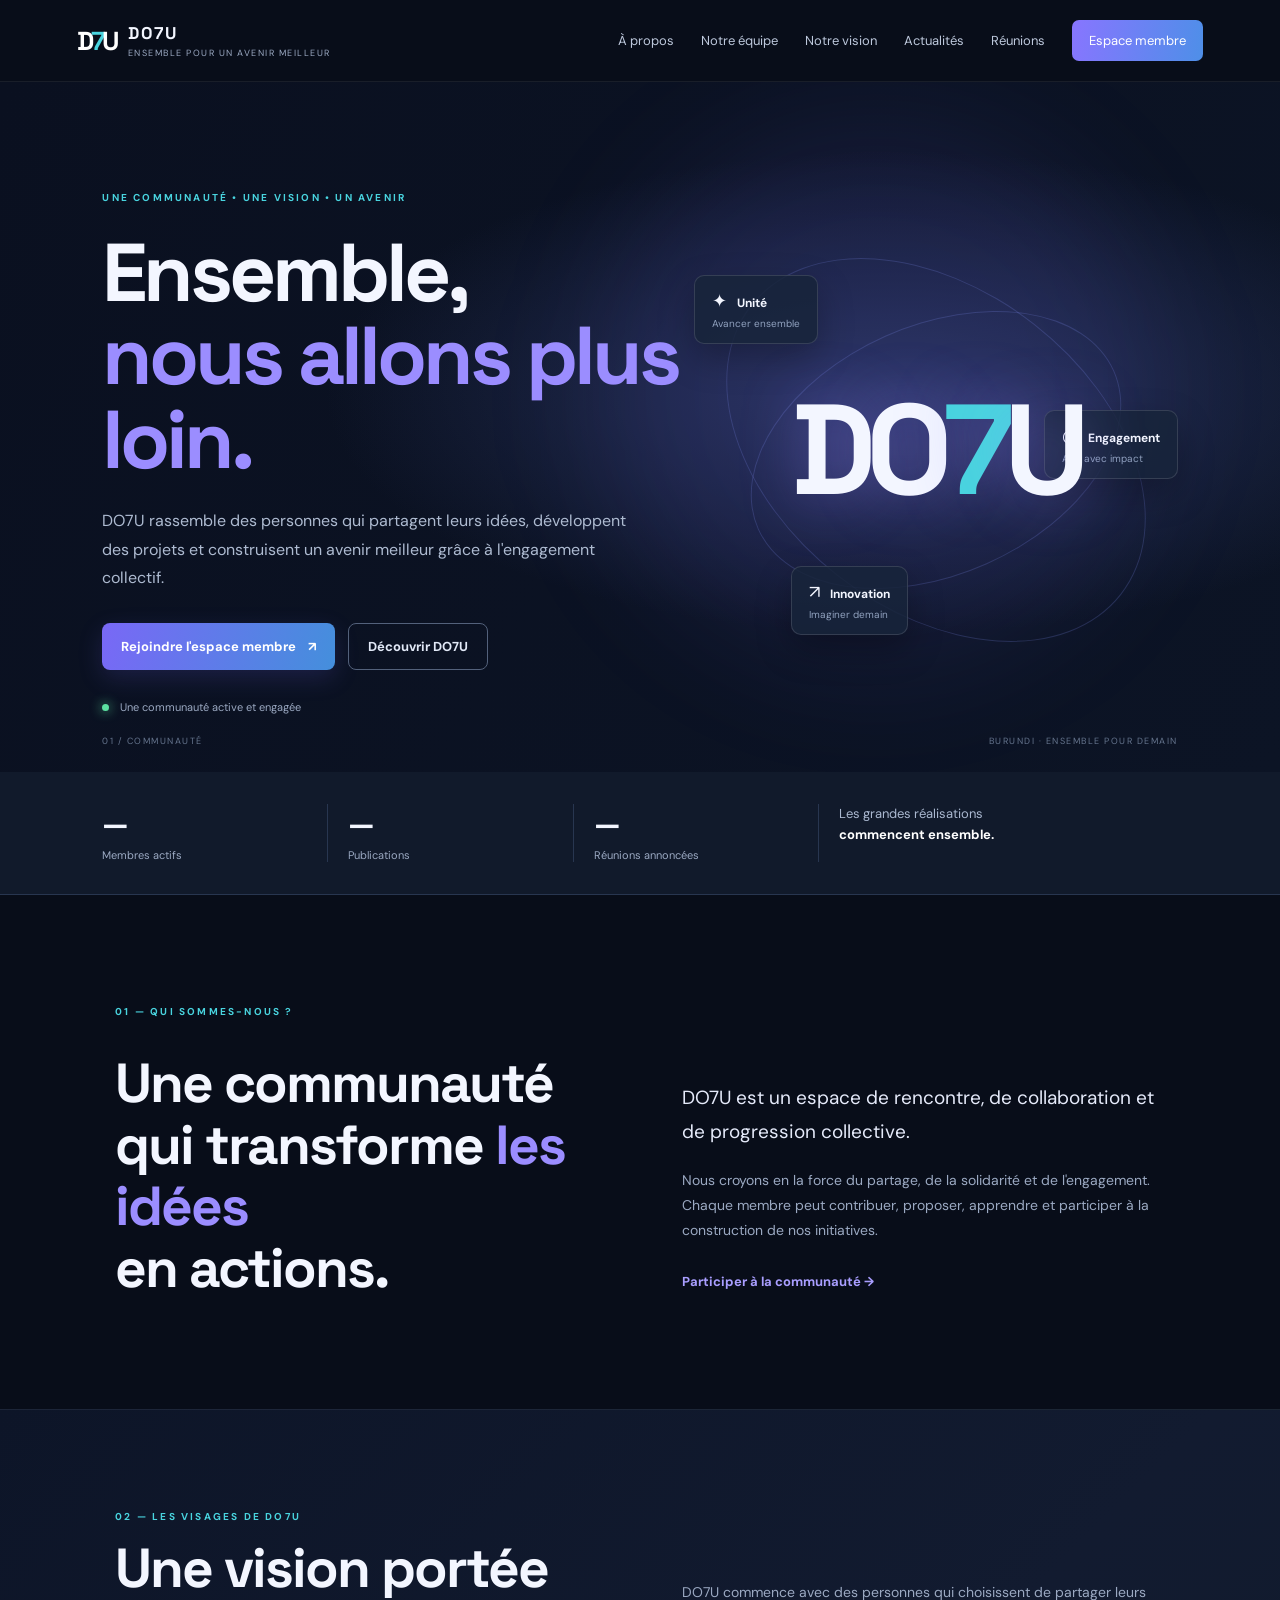
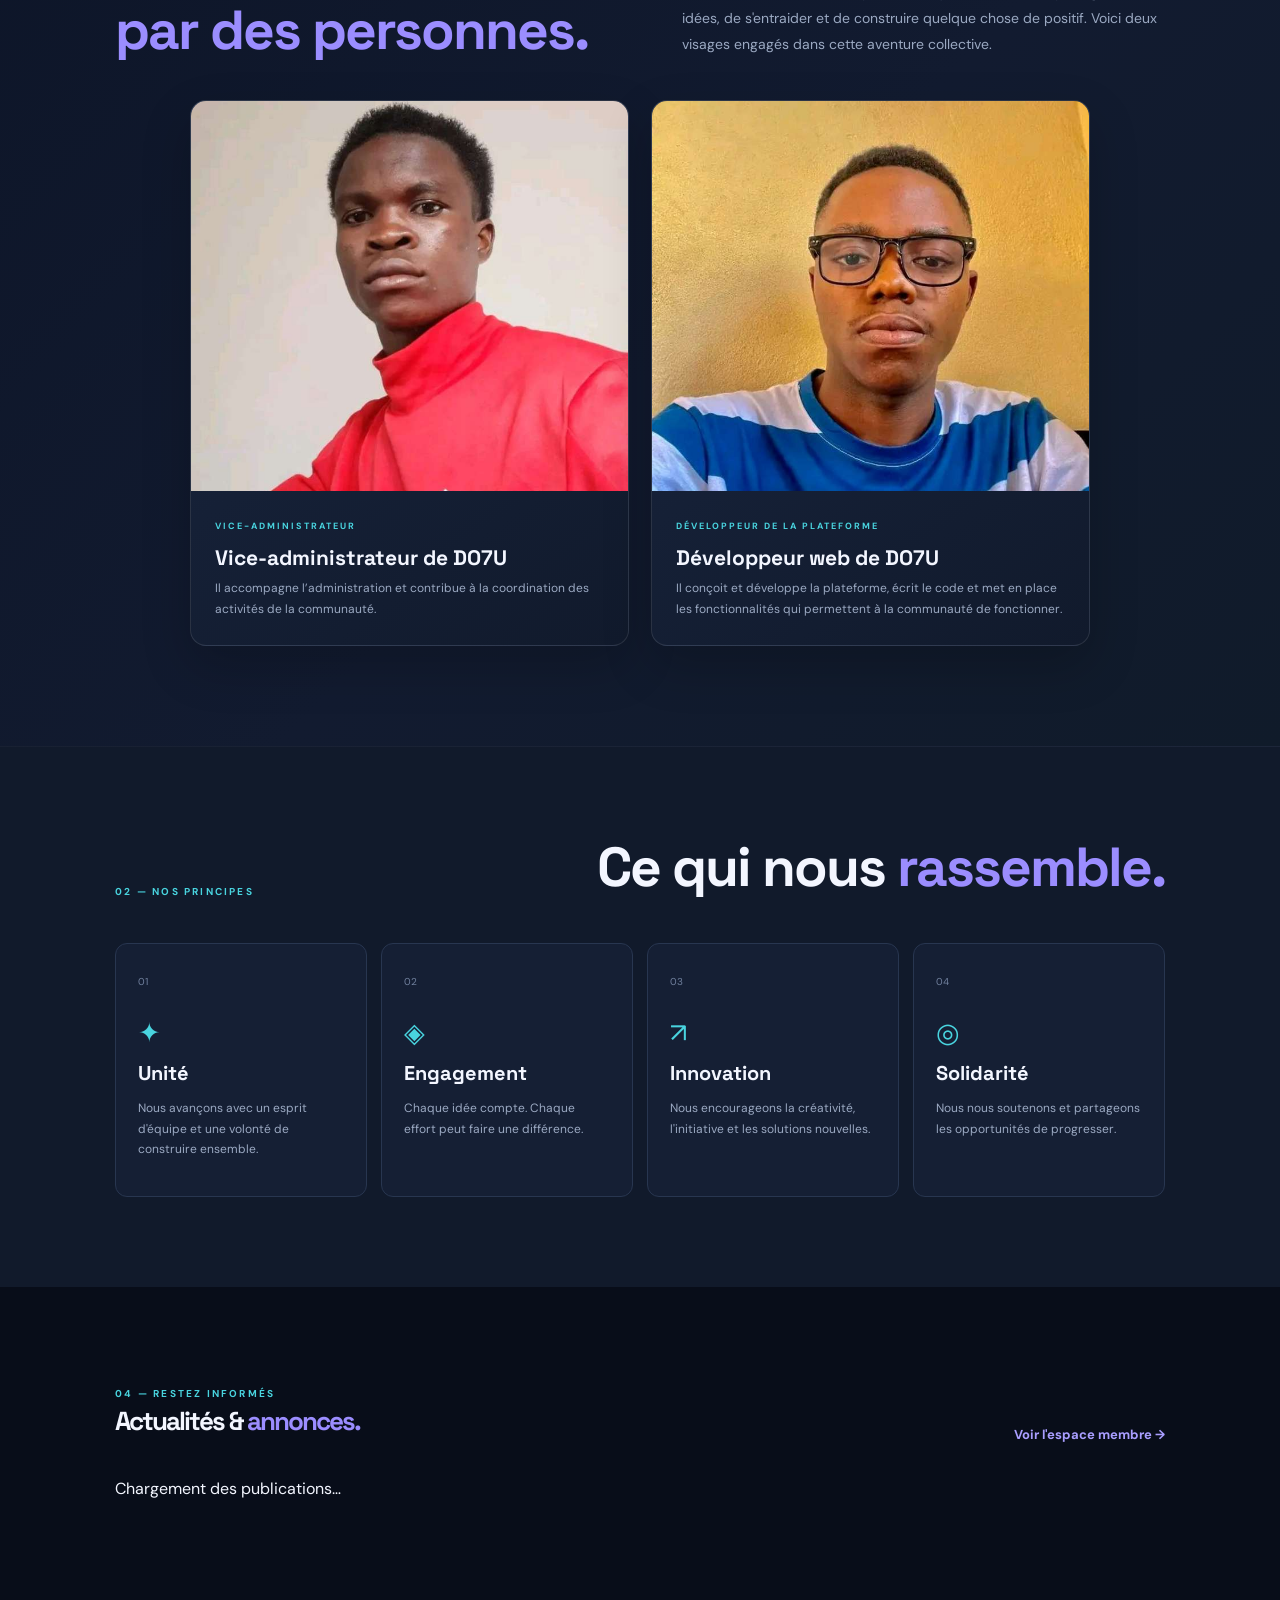
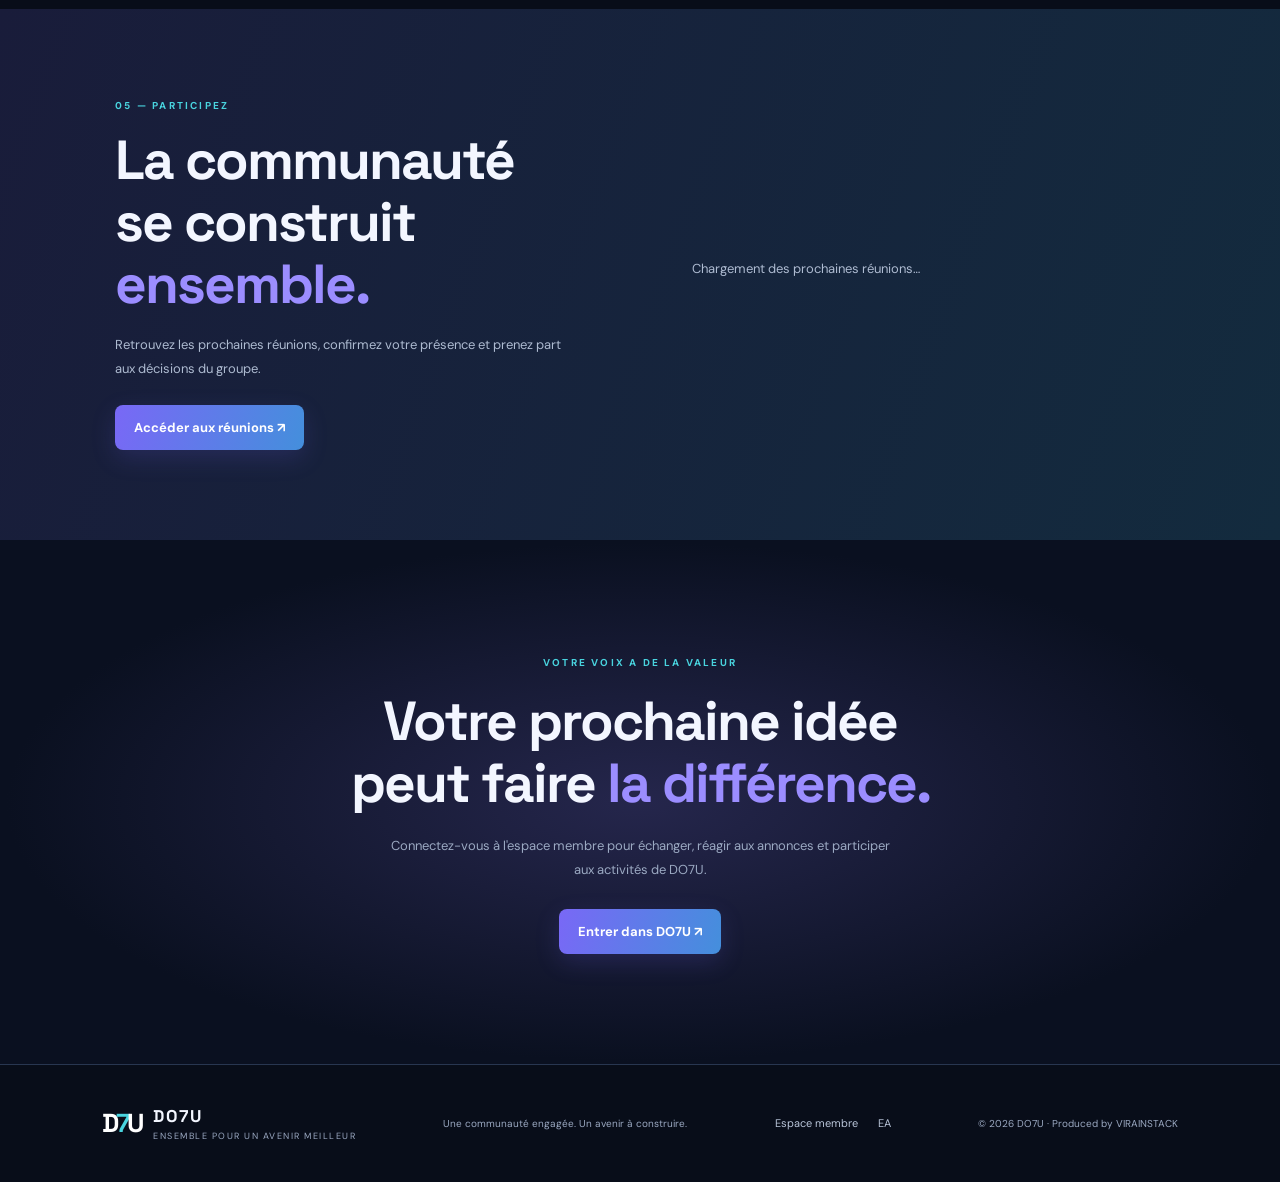
<file: index.html>
<!doctype html>
<html lang="fr"><head><meta charset="utf-8"><meta name="viewport" content="width=device-width,initial-scale=1">
<meta name="description" content="DO7U — une communauté engagée, unie par les idées et l'action.">
<title>DO7U — Ensemble pour un avenir meilleur</title><link rel="stylesheet" href="styles.css"></head>
<body>
<header class="site-header"><a class="brand" href="index.html"><span class="brand-mark">D<span>7</span>U</span><span><b>DO7U</b><small>ENSEMBLE POUR UN AVENIR MEILLEUR</small></span></a>
<button class="menu-toggle" id="menuToggle" aria-label="Ouvrir le menu">☰</button>
<nav id="mainNav"><a href="#about">À propos</a><a href="#team">Notre équipe</a><a href="#mission">Notre vision</a><a href="#news">Actualités</a><a href="#meetings">Réunions</a><a href="member.html" class="nav-cta">Espace membre</a></nav></header>
<main>
<section class="hero"><div class="hero-glow"></div><div class="hero-content"><span class="eyebrow">UNE COMMUNAUTÉ • UNE VISION • UN AVENIR</span><h1>Ensemble,<br><em>nous allons plus loin.</em></h1><p>DO7U rassemble des personnes qui partagent leurs idées, développent des projets et construisent un avenir meilleur grâce à l'engagement collectif.</p><div class="hero-actions"><a class="btn btn-primary" href="member.html">Rejoindre l'espace membre <span>↗</span></a><a class="btn btn-outline" href="#about">Découvrir DO7U</a></div><div class="hero-note"><span class="live-dot"></span> Une communauté active et engagée</div></div><div class="hero-art"><div class="orbit orbit-one"></div><div class="orbit orbit-two"></div><div class="hero-logo">DO<span>7</span>U</div><div class="floating-card card-a">✦ <b>Unité</b><small>Avancer ensemble</small></div><div class="floating-card card-b">◎ <b>Engagement</b><small>Agir avec impact</small></div><div class="floating-card card-c">↗ <b>Innovation</b><small>Imaginer demain</small></div></div><div class="hero-bottom"><span>01 / COMMUNAUTÉ</span><span>BURUNDI · ENSEMBLE POUR DEMAIN</span></div></section>
<section class="stats-strip"><div><strong id="statMembers">—</strong><span>Membres actifs</span></div><div><strong id="statNews">—</strong><span>Publications</span></div><div><strong id="statMeetings">—</strong><span>Réunions annoncées</span></div><div class="stats-message">Les grandes réalisations<br><b>commencent ensemble.</b></div></section>
<section class="section about-section" id="about"><div class="section-kicker">01 — QUI SOMMES-NOUS ?</div><div class="two-col"><h2>Une communauté<br>qui transforme <em>les idées</em><br>en actions.</h2><div><p class="lead">DO7U est un espace de rencontre, de collaboration et de progression collective.</p><p>Nous croyons en la force du partage, de la solidarité et de l'engagement. Chaque membre peut contribuer, proposer, apprendre et participer à la construction de nos initiatives.</p><a class="text-link" href="member.html">Participer à la communauté <span>→</span></a></div></div></section>
<section class="team-section" id="team">
  <div class="team-heading">
    <div><div class="section-kicker">02 — LES VISAGES DE DO7U</div><h2>Une vision portée<br><em>par des personnes.</em></h2></div>
    <p>DO7U commence avec des personnes qui choisissent de partager leurs idées, de s'entraider et de construire quelque chose de positif. Voici deux visages engagés dans cette aventure collective.</p>
  </div>
  <div class="team-grid">
    <article class="team-card"><div class="team-photo"><img src="team-member-1.jpg" alt="Membre de l'équipe DO7U portant un haut rouge"></div><div class="team-info"><span>VICE-ADMINISTRATEUR</span><h3>Vice-administrateur de DO7U</h3><p>Il accompagne l’administration et contribue à la coordination des activités de la communauté.</p></div></article>
    <article class="team-card"><div class="team-photo"><img src="team-member-2.jpg" alt="Membre de l'équipe DO7U portant un haut bleu et des lunettes"></div><div class="team-info"><span>DÉVELOPPEUR DE LA PLATEFORME</span><h3>Développeur web de DO7U</h3><p>Il conçoit et développe la plateforme, écrit le code et met en place les fonctionnalités qui permettent à la communauté de fonctionner.</p></div></article>
  </div>
</section>
<section class="mission-section" id="mission"><div class="mission-heading"><div class="section-kicker">02 — NOS PRINCIPES</div><h2>Ce qui nous <em>rassemble.</em></h2></div><div class="principle-grid"><article class="principle"><span>01</span><div class="principle-icon">✦</div><h3>Unité</h3><p>Nous avançons avec un esprit d'équipe et une volonté de construire ensemble.</p></article><article class="principle"><span>02</span><div class="principle-icon">◈</div><h3>Engagement</h3><p>Chaque idée compte. Chaque effort peut faire une différence.</p></article><article class="principle"><span>03</span><div class="principle-icon">↗</div><h3>Innovation</h3><p>Nous encourageons la créativité, l'initiative et les solutions nouvelles.</p></article><article class="principle"><span>04</span><div class="principle-icon">◎</div><h3>Solidarité</h3><p>Nous nous soutenons et partageons les opportunités de progresser.</p></article></div></section>
<section class="section news-section" id="news"><div class="section-heading"><div><div class="section-kicker">04 — RESTEZ INFORMÉS</div><h2>Actualités & <em>annonces.</em></h2></div><a class="text-link" href="member.html">Voir l'espace membre →</a></div><div id="publicAnnouncements" class="news-grid"><div class="loading-card">Chargement des publications…</div></div></section>
<section class="meeting-band" id="meetings"><div><div class="section-kicker">05 — PARTICIPEZ</div><h2>La communauté<br>se construit <em>ensemble.</em></h2><p>Retrouvez les prochaines réunions, confirmez votre présence et prenez part aux décisions du groupe.</p><a class="btn btn-primary" href="member.html">Accéder aux réunions ↗</a></div><div class="meeting-preview" id="publicMeetings"><p>Chargement des prochaines réunions…</p></div></section>
<section class="join-section"><span class="eyebrow">VOTRE VOIX A DE LA VALEUR</span><h2>Votre prochaine idée<br>peut faire <em>la différence.</em></h2><p>Connectez-vous à l'espace membre pour échanger, réagir aux annonces et participer aux activités de DO7U.</p><a class="btn btn-primary" href="member.html">Entrer dans DO7U ↗</a></section>
</main>
<footer class="site-footer"><a class="brand" href="/"><span class="brand-mark">D<span>7</span>U</span><span><b>DO7U</b><small>ENSEMBLE POUR UN AVENIR MEILLEUR</small></span></a><p>Une communauté engagée. Un avenir à construire.</p><div><a href="member.html">Espace membre</a><a href="admin.html" class="nav-ct">EA</a></div><small>© <span id="year"></span> DO7U · Produced by VIRAINSTACK</small></footer>
<script src="app.js"></script></body></html>
</file>
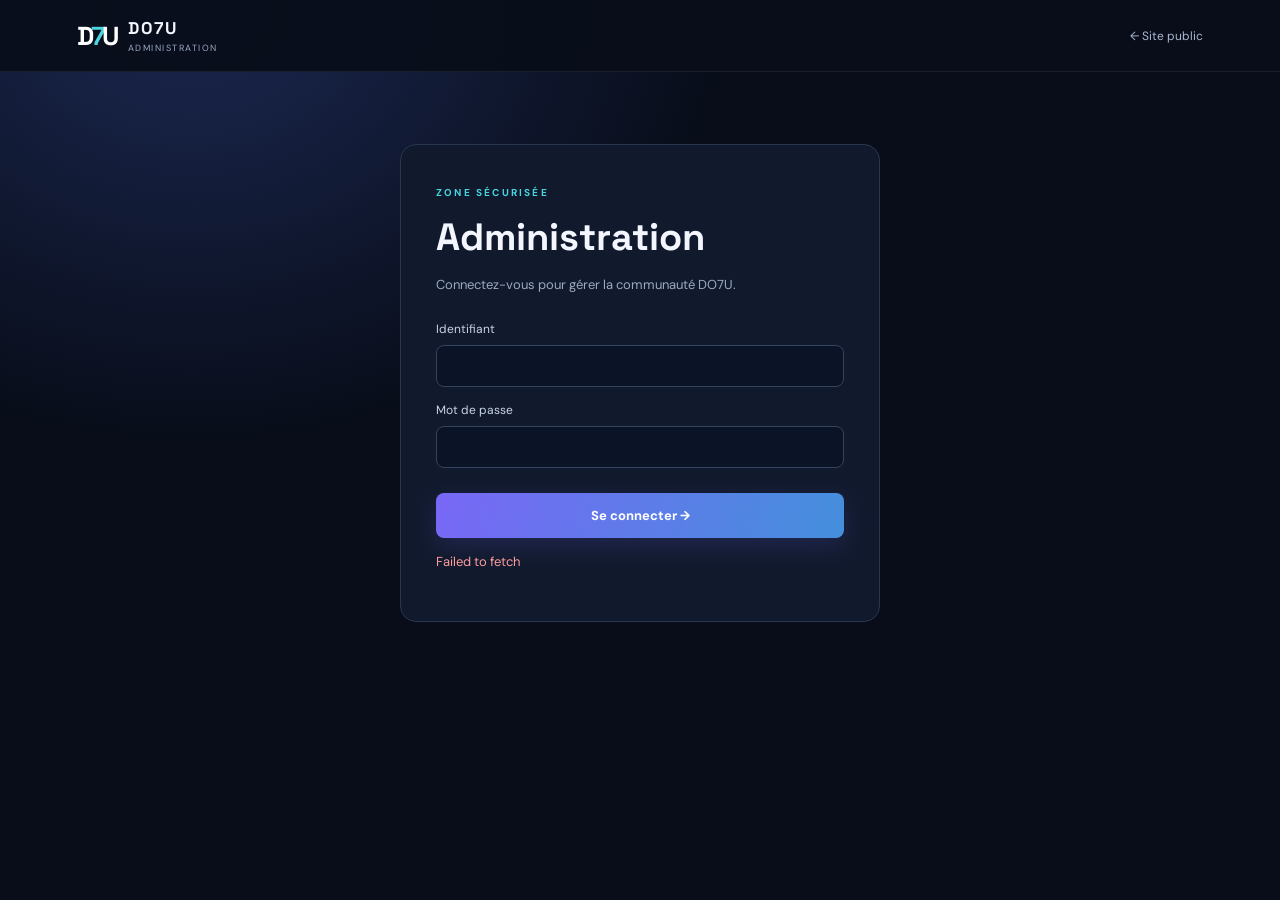
<file: admin.html>
<!doctype html><html lang="fr"><head><meta charset="utf-8"><meta name="viewport" content="width=device-width,initial-scale=1"><title>DO7U — Administration</title><link rel="stylesheet" href="styles.css"></head>
<body class="dashboard-body"><header class="dash-header"><a class="brand" href="index.html"><span class="brand-mark">D<span>7</span>U</span><span><b>DO7U</b><small>ADMINISTRATION</small></span></a><a href="index.html">← Site public</a></header>
<main class="dash-wrap"><section id="adminLogin" class="login-panel"><span class="eyebrow">ZONE SÉCURISÉE</span><h1>Administration</h1><p>Connectez-vous pour gérer la communauté DO7U.</p><form id="adminLoginForm"><label>Identifiant<input name="username" required autocomplete="username"></label><label>Mot de passe<input name="password" type="password" required autocomplete="current-password"></label><button class="btn btn-primary">Se connecter →</button><p class="form-error" id="loginError"></p></form></section>
<section id="adminDashboard" class="hidden"><div class="dash-title"><div><span class="eyebrow">CENTRE DE CONTRÔLE</span><h1>Tableau de bord</h1><p>Gérez les membres, les cotisations et la vie communautaire.</p></div><button id="logoutAdmin" class="btn btn-outline">Déconnexion</button></div>
<div class="metric-grid"><article><span>Membres actifs</span><b id="metricMembers">0</b></article><article><span>Cotisations ce mois</span><b id="metricPaid">0</b></article><article><span>Publications</span><b id="metricNews">0</b></article><article><span>Réunions à venir</span><b id="metricMeetings">0</b></article></div>
<nav class="admin-tabs"><button class="active" data-tab="members">Membres</button><button data-tab="payments">Cotisations</button><button data-tab="announcements">Annonces</button><button data-tab="meetings">Réunions</button><button data-tab="discussions">Avis des membres</button></nav>
<section class="admin-panel" id="tab-members"><div class="panel-heading"><div><span class="eyebrow">COMMUNAUTÉ</span><h2>Gestion des membres</h2></div></div><form id="memberForm" class="form-grid"><label>Nom complet<input name="name" required maxlength="100" placeholder="Nom du membre"></label><label>PIN provisoire (4 à 8 chiffres)<input name="pin" required pattern="[0-9]{4,8}" inputmode="numeric" placeholder="1234"></label><button class="btn btn-primary">Ajouter le membre</button></form><p class="helper">Un code DO7U unique sera généré. Donnez le code et le PIN au membre en privé.</p><div id="membersTable" class="table-wrap"></div></section>
<section class="admin-panel hidden" id="tab-payments"><div class="panel-heading"><div><span class="eyebrow">SUIVI FINANCIER</span><h2>Cotisations mensuelles</h2></div></div><form id="paymentForm" class="form-grid"><label>Membre<select name="memberId" id="payMember" required></select></label><label>Mois<input type="month" name="month" id="payMonth" required></label><label>Montant (BIF)<input type="number" name="amount" min="1" required></label><label>Note<input name="note" placeholder="Optionnel"></label><button class="btn btn-primary">Confirmer le paiement</button></form><div class="panel-subheading"><h3>État des paiements</h3><label>Mois<input type="month" id="filterMonth"></label></div><div id="paymentTable" class="table-wrap"></div></section>
<section class="admin-panel hidden" id="tab-announcements"><div class="panel-heading"><div><span class="eyebrow">COMMUNICATION</span><h2>Publier une annonce</h2></div></div><form id="announcementForm" class="form-grid"><label>Catégorie<select name="type"><option>Annonce</option><option>Publicité</option><option>Information</option><option>Activité</option></select></label><label>Titre<input name="title" required maxlength="160"></label><label class="wide">Contenu<textarea name="text" rows="4" required maxlength="4000"></textarea></label><button class="btn btn-primary">Publier maintenant</button></form><div id="announcementTable" class="card-list"></div></section>
<section class="admin-panel hidden" id="tab-meetings"><div class="panel-heading"><div><span class="eyebrow">ORGANISATION</span><h2>Planifier une réunion</h2></div></div><form id="meetingForm" class="form-grid"><label>Titre<input name="title" required></label><label>Date et heure<input name="date" type="datetime-local" required></label><label>Lieu<input name="place" required></label><label class="wide">Ordre du jour<textarea name="agenda" rows="3"></textarea></label><button class="btn btn-primary">Créer la réunion</button></form><div id="meetingTable" class="card-list"></div></section>
<section class="admin-panel hidden" id="tab-discussions"><div class="panel-heading"><div><span class="eyebrow">ÉCOUTER LA COMMUNAUTÉ</span><h2>Avis et suggestions</h2></div></div><div id="discussionTable" class="card-list"></div></section>
<p id="adminToast" class="toast" role="status"></p></section></main><script src="admin.js"></script></body></html>
</file>
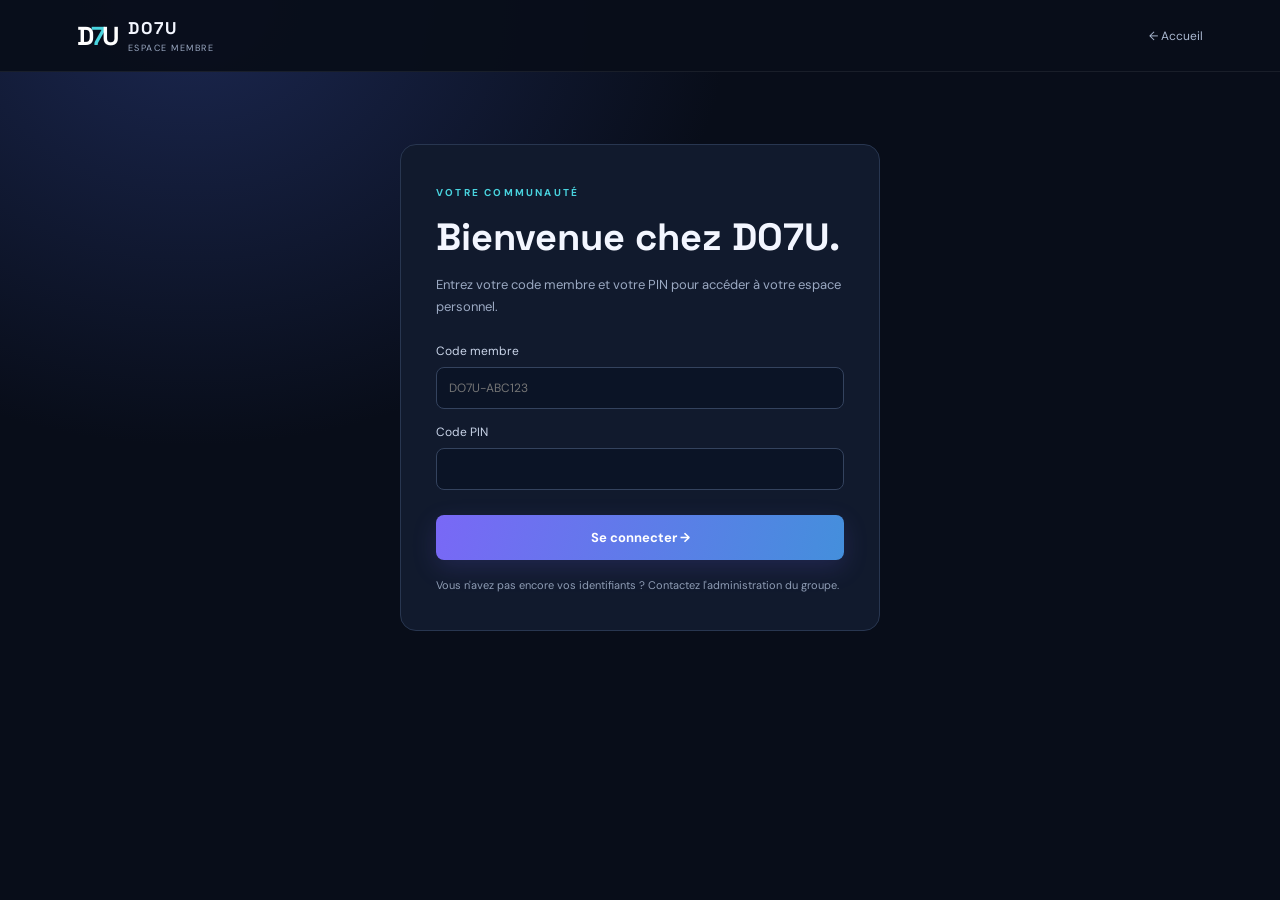
<file: member.html>
<!doctype html><html lang="fr"><head><meta charset="utf-8"><meta name="viewport" content="width=device-width,initial-scale=1"><title>DO7U — Espace membre</title><link rel="stylesheet" href="styles.css"></head>
<body class="member-body"><header class="dash-header"><a class="brand" href="index.html"><span class="brand-mark">D<span>7</span>U</span><span><b>DO7U</b><small>ESPACE MEMBRE</small></span></a><a href="index.html">← Accueil</a></header><main class="member-wrap">
<section id="memberLogin" class="login-panel"><span class="eyebrow">VOTRE COMMUNAUTÉ</span><h1>Bienvenue chez DO7U.</h1><p>Entrez votre code membre et votre PIN pour accéder à votre espace personnel.</p><form id="memberLoginForm"><label>Code membre<input name="code" placeholder="DO7U-ABC123" required></label><label>Code PIN<input name="pin" type="password" inputmode="numeric" minlength="4" maxlength="8" required></label><button class="btn btn-primary">Se connecter →</button><p class="form-error" id="memberLoginError"></p></form><small class="helper">Vous n'avez pas encore vos identifiants ? Contactez l'administration du groupe.</small></section>
<section id="memberDashboard" class="hidden"><div class="dash-title"><div><span class="eyebrow">VOTRE ESPACE PERSONNEL</span><h1>Bonjour, <span id="memberName">membre</span> 👋</h1><p>Votre participation fait vivre DO7U.</p></div><button class="btn btn-outline" id="memberLogout">Déconnexion</button></div>
<nav class="member-tabs"><a href="#feed">Annonces</a><a href="#discussions">Discussions</a><a href="#meetings">Réunions</a><a href="#payments">Mes cotisations</a></nav>
<section id="feed" class="member-section"><div class="section-heading"><div><span class="eyebrow">ACTUALITÉS</span><h2>Annonces & publicités</h2></div></div><div id="memberAnnouncements" class="card-list"></div></section>
<section id="discussions" class="member-section"><div class="section-heading"><div><span class="eyebrow">VOTRE OPINION COMPTE</span><h2>Avis & discussions</h2></div></div><form id="discussionForm" class="surface-card"><label>Partagez votre avis, une idée ou une suggestion<textarea name="text" rows="3" maxlength="2000" required placeholder="Écrivez votre message à la communauté..."></textarea></label><button class="btn btn-primary">Publier mon avis</button></form><div id="memberDiscussions" class="card-list"></div></section>
<section id="meetings" class="member-section"><div class="section-heading"><div><span class="eyebrow">RENDEZ-VOUS DU GROUPE</span><h2>Nos réunions</h2></div></div><div id="memberMeetings" class="card-list"></div></section>
<section id="payments" class="member-section"><div class="section-heading"><div><span class="eyebrow">SUIVI PERSONNEL</span><h2>Mes cotisations</h2></div></div><p class="helper">Seule l'administration peut confirmer un paiement. Cet espace affiche les paiements déjà enregistrés pour votre compte.</p><div id="memberPayments" class="card-list"></div></section></section>
</main><p id="memberToast" class="toast"></p><script src="member.js"></script></body></html>
</file>
<file: styles.css>
@import url('https://fonts.googleapis.com/css2?family=DM+Sans:wght@400;500;600;700&family=Space+Grotesk:wght@400;500;600;700&display=swap');
:root{--bg:#080d19;--panel:#111a2d;--panel2:#17233a;--line:#283650;--text:#f3f6ff;--muted:#9ba9c2;--violet:#8875ff;--cyan:#49d4df;--green:#69dba2;--font:'DM Sans',sans-serif;--display:'Space Grotesk',sans-serif}
*{box-sizing:border-box}html{scroll-behavior:smooth}body{margin:0;background:var(--bg);color:var(--text);font-family:var(--font)}a{color:inherit}button,input,textarea,select{font:inherit}.hidden{display:none!important}.site-header,.dash-header{height:82px;padding:0 6%;display:flex;align-items:center;justify-content:space-between;border-bottom:1px solid #ffffff12;background:#080d19eF;position:relative;z-index:10}.brand{display:flex;align-items:center;gap:12px;text-decoration:none}.brand b{font:700 17px var(--display);letter-spacing:2px}.brand small{display:block;color:var(--muted);font-size:9px;letter-spacing:1.5px;margin-top:3px}.brand-mark{font:700 26px var(--display);color:#fff;letter-spacing:-3px}.brand-mark span{color:var(--cyan)}nav{display:flex;align-items:center;gap:27px}nav a{text-decoration:none;color:#bdc8dc;font-size:13px}nav a:hover{color:white}.nav-cta{padding:12px 17px;border-radius:7px;background:linear-gradient(100deg,var(--violet),#4e8fe8);color:white}.nav-admin{font-size:11px;color:#8b9bb5}.menu-toggle{display:none;background:none;border:0;color:white;font-size:25px}
.hero{min-height:690px;padding:100px 8% 55px;position:relative;overflow:hidden;display:grid;grid-template-columns:1.1fr .9fr;align-items:center;background:radial-gradient(ellipse at 70% 45%,#26315b 0,transparent 45%),linear-gradient(120deg,#0a1020,#0c1425)}.hero-glow{position:absolute;width:550px;height:550px;border-radius:50%;background:#7867ff18;filter:blur(60px);right:10%;top:5%}.hero-content{position:relative;z-index:1;max-width:650px}.eyebrow,.section-kicker{font-size:10px;letter-spacing:2.2px;font-weight:700;color:var(--cyan)}h1,h2,h3{font-family:var(--display)}.hero h1{font-size:clamp(48px,6.5vw,82px);line-height:1.02;letter-spacing:-4px;margin:25px 0}.hero h1 em,.section h2 em,.mission-section h2 em,.meeting-band h2 em,.join-section h2 em{font-style:normal;color:#9b8dff}.hero-content>p{max-width:530px;color:#aebbd1;font-size:16px;line-height:1.8}.hero-actions{display:flex;gap:13px;flex-wrap:wrap;margin-top:30px}.btn{display:inline-flex;align-items:center;justify-content:center;gap:12px;padding:14px 19px;border-radius:8px;text-decoration:none;font-size:13px;font-weight:700;cursor:pointer;border:0}.btn-primary{color:white;background:linear-gradient(105deg,#7968f6,#448fdc);box-shadow:0 8px 25px #6659d533}.btn-outline{border:1px solid #53617b;color:#e2e9f7;background:transparent}.hero-note{margin-top:30px;color:#9ba9c2;font-size:11px}.live-dot{display:inline-block;width:7px;height:7px;border-radius:50%;background:#5ce0a1;margin-right:8px;box-shadow:0 0 12px #5ce0a1}
.hero-art{height:440px;position:relative;display:grid;place-items:center}.hero-logo{font:700 clamp(70px,10vw,130px) var(--display);letter-spacing:-10px;text-shadow:0 0 60px #9385ff77;z-index:2}.hero-logo span{color:var(--cyan)}.orbit{position:absolute;border:1px solid #8795ff33;border-radius:50%;transform:rotate(-24deg)}.orbit-one{width:390px;height:250px}.orbit-two{width:470px;height:320px;transform:rotate(38deg)}.floating-card{position:absolute;padding:13px 17px;background:#18243bdc;border:1px solid #ffffff20;border-radius:10px;box-shadow:0 14px 35px #0004;font-size:18px}.floating-card b{font-size:12px;margin-left:5px}.floating-card small{display:block;color:#91a2bf;font-size:10px;margin-top:4px}.card-a{top:45px;left:0}.card-b{right:0;top:180px}.card-c{bottom:35px;left:20%}.hero-bottom{position:absolute;bottom:25px;left:8%;right:8%;display:flex;justify-content:space-between;color:#66758e;font-size:9px;letter-spacing:1.5px}
.stats-strip{padding:32px 8%;display:grid;grid-template-columns:repeat(3,1fr) 1.5fr;gap:20px;background:#111a2b;border-bottom:1px solid var(--line)}.stats-strip>div:not(.stats-message){display:flex;flex-direction:column;gap:5px;border-right:1px solid var(--line)}.stats-strip strong{font:700 30px var(--display)}.stats-strip span{font-size:11px;color:var(--muted)}.stats-message{color:#aab8d0;font-size:13px;line-height:1.6}.stats-message b{color:white}
.section{padding:110px 9%}.two-col{display:grid;grid-template-columns:1fr 1fr;gap:8%;align-items:center;margin-top:35px}.section h2,.mission-section h2,.meeting-band h2,.join-section h2{font-size:clamp(35px,4.5vw,55px);line-height:1.12;letter-spacing:-2px;margin:0}.two-col p{color:var(--muted);line-height:1.8;font-size:14px}.two-col .lead{font-size:19px;color:#e5eafa}.text-link{display:inline-block;margin-top:15px;text-decoration:none;color:#a99eff;font-size:13px;font-weight:700}
.mission-section{padding:90px 9%;background:#111a2b}.mission-heading{display:flex;justify-content:space-between;align-items:end;margin-bottom:45px}.principle-grid{display:grid;grid-template-columns:repeat(4,1fr);gap:14px}.principle{padding:25px 22px;border:1px solid var(--line);border-radius:12px;background:#151f34;min-height:240px}.principle>span{font-size:10px;color:#71819e}.principle-icon{font-size:27px;color:var(--cyan);margin:25px 0 10px}.principle h3{font-size:20px;margin:8px 0}.principle p{font-size:12px;line-height:1.7;color:var(--muted)}
.news-section{padding-top:100px}.section-heading{display:flex;justify-content:space-between;align-items:end;margin-bottom:35px}.section-heading h2{margin-top:12px}.news-grid{display:grid;grid-template-columns:repeat(3,1fr);gap:16px}.news-card,.empty-card{padding:25px;border:1px solid var(--line);border-radius:12px;background:#111a2b;min-height:200px}.tag{font-size:9px;letter-spacing:1px;text-transform:uppercase;color:#a99eff;background:#2b2852;padding:6px 9px;border-radius:20px}.news-card h3{font-size:20px;margin:20px 0 8px}.news-card p,.news-card small{color:var(--muted);font-size:12px;line-height:1.7}.meeting-band{padding:90px 9%;background:linear-gradient(110deg,#191c3a,#132b3e);display:grid;grid-template-columns:1fr 1fr;gap:10%;align-items:center}.meeting-band h2{margin:18px 0}.meeting-band p{color:#aebbd1;line-height:1.8;font-size:13px;max-width:450px;margin-bottom:25px}.meeting-preview{display:grid;gap:12px}.meeting-item{display:flex;gap:18px;align-items:center;padding:17px;border:1px solid #ffffff1e;border-radius:10px;background:#ffffff08}.meeting-item>span{font:700 18px var(--display);color:var(--cyan)}.meeting-item b,.meeting-item small{display:block}.meeting-item small{color:#a4b1c9;font-size:11px;margin-top:5px}
.join-section{text-align:center;padding:110px 20px;background:radial-gradient(ellipse at center,#25264c,#0a1020 70%)}.join-section h2{margin:20px 0}.join-section p{color:var(--muted);max-width:520px;margin:0 auto 28px;line-height:1.8;font-size:13px}.site-footer{padding:40px 8%;border-top:1px solid var(--line);display:flex;align-items:center;justify-content:space-between;gap:20px;flex-wrap:wrap}.site-footer p,.site-footer>small{font-size:10px;color:var(--muted)}.site-footer>div{display:flex;gap:20px}.site-footer>div a{font-size:11px;text-decoration:none;color:#b9c5d9}
.dashboard-body,.member-body{min-height:100vh;background:radial-gradient(ellipse at 15% 0%,#1b2750 0,transparent 35%),var(--bg)}.dash-header{height:72px}.dash-header>a:last-child{font-size:12px;text-decoration:none;color:#aab8d0}.dash-wrap,.member-wrap{width:min(1120px,92%);margin:55px auto 90px}.login-panel{width:min(480px,100%);margin:8vh auto;padding:35px;border:1px solid var(--line);border-radius:16px;background:var(--panel)}.login-panel h1,.dash-title h1{font-size:38px;margin:12px 0}.login-panel p,.dash-title p{color:var(--muted);font-size:13px;line-height:1.7}.login-panel form{margin-top:25px}.login-panel label,.form-grid label,.surface-card label{display:grid;gap:8px;margin:15px 0;color:#c9d4e8;font-size:12px}.login-panel input,.form-grid input,.form-grid select,.form-grid textarea,.surface-card textarea,.surface-card input,.attendance-form select,.comments input{width:100%;padding:12px;border:1px solid #34435e;border-radius:8px;background:#0b1426;color:white;outline:none}.login-panel button{width:100%;margin-top:10px}.form-error{color:#ff9c9c!important}.helper{font-size:11px;color:#8f9db5;line-height:1.7}.dash-title{display:flex;justify-content:space-between;align-items:center;gap:20px;margin-bottom:28px}.metric-grid{display:grid;grid-template-columns:repeat(4,1fr);gap:13px;margin:25px 0}.metric-grid article{padding:20px;border:1px solid var(--line);border-radius:11px;background:var(--panel)}.metric-grid span{display:block;color:var(--muted);font-size:11px}.metric-grid b{display:block;font:700 30px var(--display);margin-top:10px}.admin-tabs,.member-tabs{display:flex;flex-wrap:wrap;gap:8px;padding:10px 0;margin:25px 0;border-bottom:1px solid var(--line)}.admin-tabs button,.member-tabs a{border:1px solid transparent;border-radius:7px;padding:11px 15px;background:transparent;color:#aab8ce;text-decoration:none;font-size:12px;cursor:pointer}.admin-tabs button.active,.member-tabs a:hover{background:#252b50;color:white;border-color:#45416f}.admin-panel{padding:25px;border:1px solid var(--line);border-radius:14px;background:#10192b}.panel-heading{display:flex;justify-content:space-between;align-items:center;margin-bottom:20px}.panel-heading h2,.section-heading h2{font-size:26px;margin:7px 0}.form-grid{display:grid;grid-template-columns:repeat(2,minmax(0,1fr));gap:0 20px}.form-grid .wide{grid-column:1/-1}.form-grid button{justify-self:start;align-self:end;margin:15px 0}.table-wrap{overflow-x:auto;margin-top:22px}table{width:100%;border-collapse:collapse;font-size:12px;min-width:550px}th,td{text-align:left;padding:14px 12px;border-bottom:1px solid var(--line)}th{color:#8191ad;font-weight:600}td{color:#d8e1f1}td button,.admin-content-card button,.attendance-form button,.inline-form button{border:1px solid #465779;background:#202e4a;color:#eaf0fc;border-radius:6px;padding:7px 10px;cursor:pointer;font-size:11px}.paid{color:#6fe0a2;font-weight:700}.unpaid{color:#ffb37b;font-weight:700}.panel-subheading{display:flex;align-items:center;justify-content:space-between;margin-top:30px}.panel-subheading h3{font-size:18px}.panel-subheading label{font-size:11px;color:var(--muted)}.panel-subheading input{background:#0b1426;border:1px solid var(--line);padding:8px;color:white;border-radius:6px}.card-list{display:grid;gap:12px;margin-top:22px}.admin-content-card,.surface-card{padding:20px;border:1px solid var(--line);border-radius:11px;background:#141f34}.admin-content-card{display:flex;justify-content:space-between;gap:20px;align-items:flex-start}.admin-content-card h3,.surface-card h3{font-size:18px;margin:12px 0 8px}.admin-content-card p,.surface-card p{font-size:12px;color:#afbdd2;line-height:1.7;white-space:pre-wrap}.admin-content-card small,.surface-card small{color:#7f90ad;font-size:10px}.admin-content-card textarea{display:block;width:100%;margin:8px 0;background:#0b1426;border:1px solid var(--line);color:white;border-radius:7px;padding:9px}.member-wrap{margin-top:45px}.member-section{scroll-margin-top:25px;margin:45px 0}.member-section .section-heading{margin-bottom:18px}.surface-card{margin-bottom:12px}.post-actions{padding-top:13px;border-top:1px solid var(--line);margin-top:14px}.post-actions button{background:#293655;color:white;border:0;padding:9px 13px;border-radius:7px;cursor:pointer}.post-actions button.is-liked{background:#753c69}.comments p{font-size:11px}.inline-form{display:flex;gap:8px}.inline-form input{flex:1;min-width:0}.attendance-form{display:flex;align-items:end;gap:12px;border-top:1px solid var(--line);margin-top:15px;padding-top:10px}.attendance-form label{flex:1}.payment-item{display:flex;justify-content:space-between;align-items:center}.payment-item p{margin:6px 0}.empty-state{padding:20px;border:1px dashed var(--line);border-radius:10px;color:var(--muted);font-size:12px}.toast{position:fixed;right:22px;bottom:22px;background:#243654;border:1px solid #4c6284;color:white;padding:13px 18px;border-radius:9px;opacity:0;pointer-events:none;transition:.2s;z-index:30}.toast.show{opacity:1}
@media(max-width:850px){.site-header{height:70px}.menu-toggle{display:block}#mainNav{display:none;position:absolute;top:70px;left:0;right:0;padding:20px 6%;background:#0b1222;border-bottom:1px solid var(--line);flex-direction:column;align-items:flex-start;gap:18px}#mainNav.open{display:flex}.hero{grid-template-columns:1fr;padding-top:75px}.hero-art{height:330px}.hero-bottom{font-size:8px}.stats-strip{grid-template-columns:repeat(3,1fr)}.stats-message{grid-column:1/-1}.two-col,.meeting-band{grid-template-columns:1fr}.principle-grid{grid-template-columns:repeat(2,1fr)}.news-grid{grid-template-columns:repeat(2,1fr)}.metric-grid{grid-template-columns:repeat(2,1fr)}}
@media(max-width:560px){.hero{padding:65px 7% 70px}.hero h1{letter-spacing:-2px}.hero-art{height:270px}.orbit-one{width:270px;height:190px}.orbit-two{width:320px;height:230px}.floating-card{padding:9px 11px}.card-a{left:-5px}.card-b{right:-5px}.stats-strip{padding:25px 7%;gap:14px}.stats-strip strong{font-size:24px}.section,.mission-section{padding:70px 7%}.two-col{gap:20px}.mission-heading,.section-heading{display:block}.mission-heading h2{margin-top:15px}.principle-grid,.news-grid{grid-template-columns:1fr}.meeting-band{padding:70px 7%}.site-footer{display:grid}.dash-wrap,.member-wrap{margin-top:28px}.login-panel{padding:25px}.dash-title{align-items:flex-start;flex-direction:column}.metric-grid{gap:8px}.metric-grid article{padding:14px}.metric-grid b{font-size:25px}.admin-panel{padding:16px}.form-grid{grid-template-columns:1fr}.form-grid .wide{grid-column:auto}.admin-content-card{flex-direction:column}.inline-form,.attendance-form{flex-direction:column;align-items:stretch}.payment-item{align-items:flex-start}.member-tabs{gap:2px}.member-tabs a{padding:9px 10px}}

/* DO7U team section — added without changing existing sections */
.team-section{padding:100px 9%;background:linear-gradient(135deg,#0d1528,#121b30 55%,#101b2a);border-top:1px solid #ffffff0c;border-bottom:1px solid #ffffff0c}
.team-heading{display:grid;grid-template-columns:1fr 1fr;gap:8%;align-items:end;margin-bottom:38px}
.team-heading h2{font:700 clamp(35px,4.5vw,55px)/1.12 var(--display);letter-spacing:-2px;margin:15px 0 0}
.team-heading h2 em{font-style:normal;color:#9b8dff}
.team-heading>p{color:var(--muted);font-size:14px;line-height:1.85;margin:0 0 4px}
.team-grid{display:grid;grid-template-columns:repeat(2,minmax(0,1fr));gap:22px;max-width:900px;margin:0 auto}
.team-card{overflow:hidden;border:1px solid #ffffff1b;border-radius:16px;background:linear-gradient(145deg,#192640,#111a2c);box-shadow:0 20px 50px #0003;transition:transform .25s,border-color .25s}
.team-card:hover{transform:translateY(-6px);border-color:#8875ff88}
.team-photo{height:390px;overflow:hidden;background:#202b42}
.team-photo img{display:block;width:100%;height:100%;object-fit:cover;object-position:center 35%;transition:transform .5s}
.team-card:hover .team-photo img{transform:scale(1.035)}
.team-info{padding:22px 24px 25px}
.team-info>span{font-size:9px;letter-spacing:2px;font-weight:700;color:var(--cyan)}
.team-info h3{font-size:21px;margin:10px 0 7px}
.team-info p{font-size:12px;line-height:1.75;color:var(--muted);margin:0}
@media(max-width:850px){.team-heading{grid-template-columns:1fr;gap:18px}.team-photo{height:340px}}
@media(max-width:560px){.team-section{padding:70px 7%}.team-grid{grid-template-columns:1fr;gap:16px}.team-photo{height:380px}.team-info{padding:20px}}
</file>
